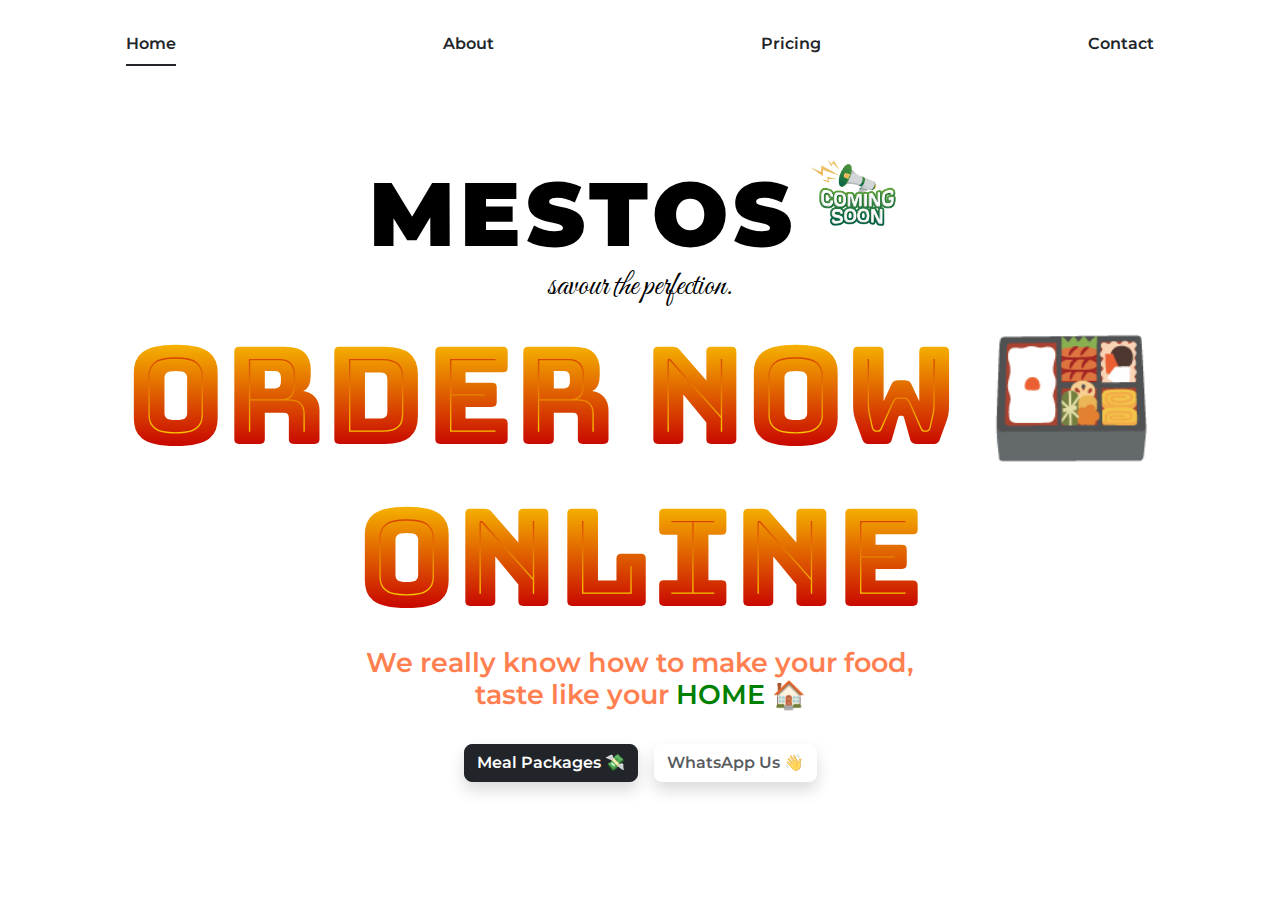
<file: index.html>
<!DOCTYPE html>
<html lang="en">
<head>
    <meta charset="UTF-8">
    <meta name="viewport" content="width=device-width, initial-scale=1.0">
    <title>Mestos</title>
    <link rel="icon" type="image/x-icon" href="./assets/mestos-favicon.jpg">

    <!-- webkit fonts -->
    <!-- <link rel="preconnect" href="https://fonts.googleapis.com">
    <link rel="preconnect" href="https://fonts.gstatic.com" crossorigin>
    <link href="https://fonts.googleapis.com/css2?family=Great+Vibes&family=    &family=Montserrat:wght@600;900&display=swap" rel="stylesheet"> -->

    <!-- local style sheet -->
    <link rel="stylesheet" href="./style.css">

    <!-- bootstrap -->
    <link href="https://cdn.jsdelivr.net/npm/bootstrap@5.3.3/dist/css/bootstrap.min.css" rel="stylesheet" integrity="sha384-QWTKZyjpPEjISv5WaRU9OFeRpok6YctnYmDr5pNlyT2bRjXh0JMhjY6hW+ALEwIH" crossorigin="anonymous">
</head>
<body>

    <div class="main">
        <ul class="nav nav-underline justify-content-around mt-4 ft-montserrat-sub">
            <li class="nav-item">
                <a class="nav-link fs-6 text-dark active" href="#">Home</a>
            </li>
            <li class="nav-item">
                <a class="nav-link fs-6 text-dark" href="/about.html">About</a>
            </li>
            <li class="nav-item">
                <a class="nav-link fs-6 text-dark" href="/pricing.html">Pricing</a>
            </li>
            <li class="nav-item">
                <a class="nav-link fs-6 text-dark" href="/contact.html">Contact</a>
            </li>
        </ul>
        <div class="landing-container">
            <div class="overlay-text d-flex flex-column justify-content-center align-items-center text-center">
                <!-- <h3 class="ft-great-vibes fs-1">Salih's</h3> -->
                <h2 id="mestos-logo" class="ft-montserrat-main">MESTOS<sup><img style="width: 1.7em;" src="./assets/coming_soon.png" alt="coming soon"></sup></h2>
                <!-- <h2 id="mestos-logo" class="ft-montserrat-main">MESTOS.</h2> -->
                <h2 class="ft-great-vibes">savour the perfection.</h2>
                <h1 class="ft-bungee-spice-regular">Order Now 🍱 Online</h1>
                <h3 class="ft-montserrat-sub">We really know how to make your food,<br>taste like your <span style="color: green">HOME</span> 🏠</h3>
                <div class="d-flex gap-3 end-btns">
                    <a href="/pricing.html" class="btn btn-dark rounded-3 mt-4 shadow">Meal Packages 💸</a>
                    <a href="https://wa.me/7306452296?text=I'm%20interested%20in%20your%20mess%20service." class="btn rounded-3 mt-4 shadow text-muted">WhatsApp Us 👋</a>
                </div>
            </div>
            <!-- <video id="video" autoplay muted loop>
                <source src="./assets/pile1.mp4" type="video/mp4">
            </video> -->
            <!-- <div id="notify-btn" class="overlay-text">
                <div data-tf-live="01HTN1BRG9NP7T89VF0KZBRBSE"></div>
                <script src="//embed.typeform.com/next/embed.js"></script>
            </div> -->
        </div>
    </div>




    <script src="https://cdn.jsdelivr.net/npm/bootstrap@5.3.3/dist/js/bootstrap.bundle.min.js" integrity="sha384-YvpcrYf0tY3lHB60NNkmXc5s9fDVZLESaAA55NDzOxhy9GkcIdslK1eN7N6jIeHz" crossorigin="anonymous"></script>
</body>
</html>
</file>
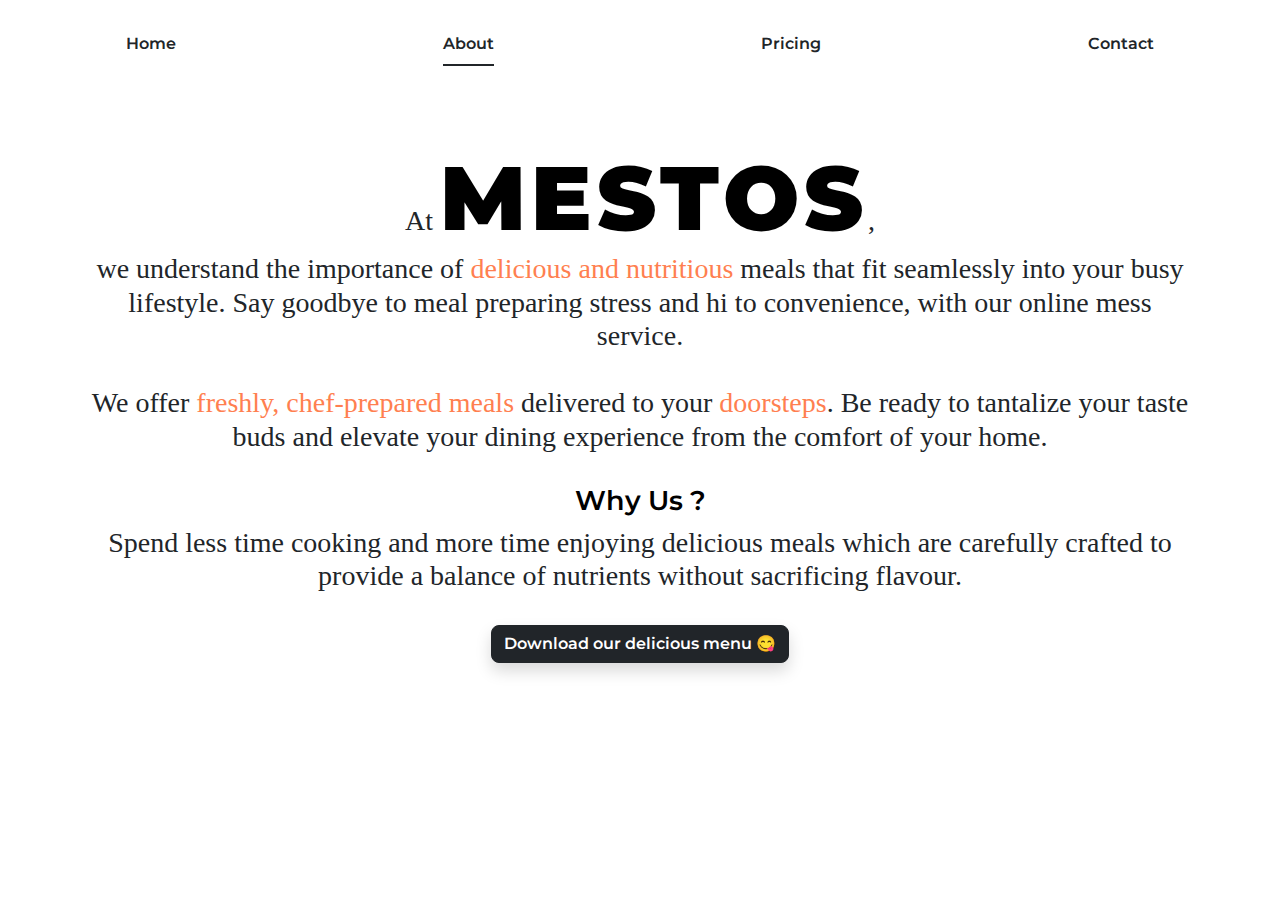
<file: about.html>
<!DOCTYPE html>
<html lang="en">
<head>
    <meta charset="UTF-8">
    <meta name="viewport" content="width=device-width, initial-scale=1.0">
    <title>Mestos</title>
    <link rel="icon" type="image/x-icon" href="./assets/mestos-favicon.jpg">

    <!-- local style sheet -->
    <link rel="stylesheet" href="./style.css">

    <!-- bootstrap -->
    <link href="https://cdn.jsdelivr.net/npm/bootstrap@5.3.3/dist/css/bootstrap.min.css" rel="stylesheet" integrity="sha384-QWTKZyjpPEjISv5WaRU9OFeRpok6YctnYmDr5pNlyT2bRjXh0JMhjY6hW+ALEwIH" crossorigin="anonymous">
</head>
<body>
    <div class="main">
        <ul class="nav nav-underline justify-content-around mt-4 ft-montserrat-sub">
            <li class="nav-item">
                <a class="nav-link fs-6 text-dark" href="/index.html">Home</a>
            </li>
            <li class="nav-item">
                <a class="nav-link fs-6 text-dark active" href="#">About</a>
            </li>
            <li class="nav-item">
                <a class="nav-link fs-6 text-dark" href="/pricing.html">Pricing</a>
            </li>
            <li class="nav-item">
                <a class="nav-link fs-6 text-dark" href="/contact.html">Contact</a>
            </li>
        </ul>
        <div class="container d-flex flex-column justify-content-center align-items-center text-center" style="height: 75vh;">
            <h3 class="about-h3" style="font-family: cursive;">
                At <span class="ft-montserrat-main">MESTOS</span>,<br> we understand the importance of <span style="color: coral;">delicious and nutritious</span> meals that fit seamlessly into
                your busy lifestyle. Say goodbye to meal preparing stress and hi to convenience, with our online mess service. <br><br>
                We offer <span style="color: coral;">freshly, chef-prepared meals</span> delivered to your <span style="color: coral;">doorsteps</span>. Be ready to tantalize your taste buds and
                elevate your dining experience from the comfort of your home.
            </h3>
            <h2 class="ft-montserrat-sub mt-4" style="color: black;">Why Us ?</h2>
            <h3 class="about-h3" style="font-family: cursive;">Spend less time cooking and more time enjoying delicious meals which are
                carefully crafted to provide a balance of nutrients without sacrificing flavour.
            </h3>
            <a href="./assets/mestos-menu.pdf" class="btn btn-dark rounded-3 mt-4 shadow" style="font-family: 'Montserrat-Regular',sans-serif;" download="mestos">Download our delicious menu 😋</a>
        </div>
    </div>


    <script src="https://cdn.jsdelivr.net/npm/bootstrap@5.3.3/dist/js/bootstrap.bundle.min.js" integrity="sha384-YvpcrYf0tY3lHB60NNkmXc5s9fDVZLESaAA55NDzOxhy9GkcIdslK1eN7N6jIeHz" crossorigin="anonymous"></script>
</body>
</html>
</file>
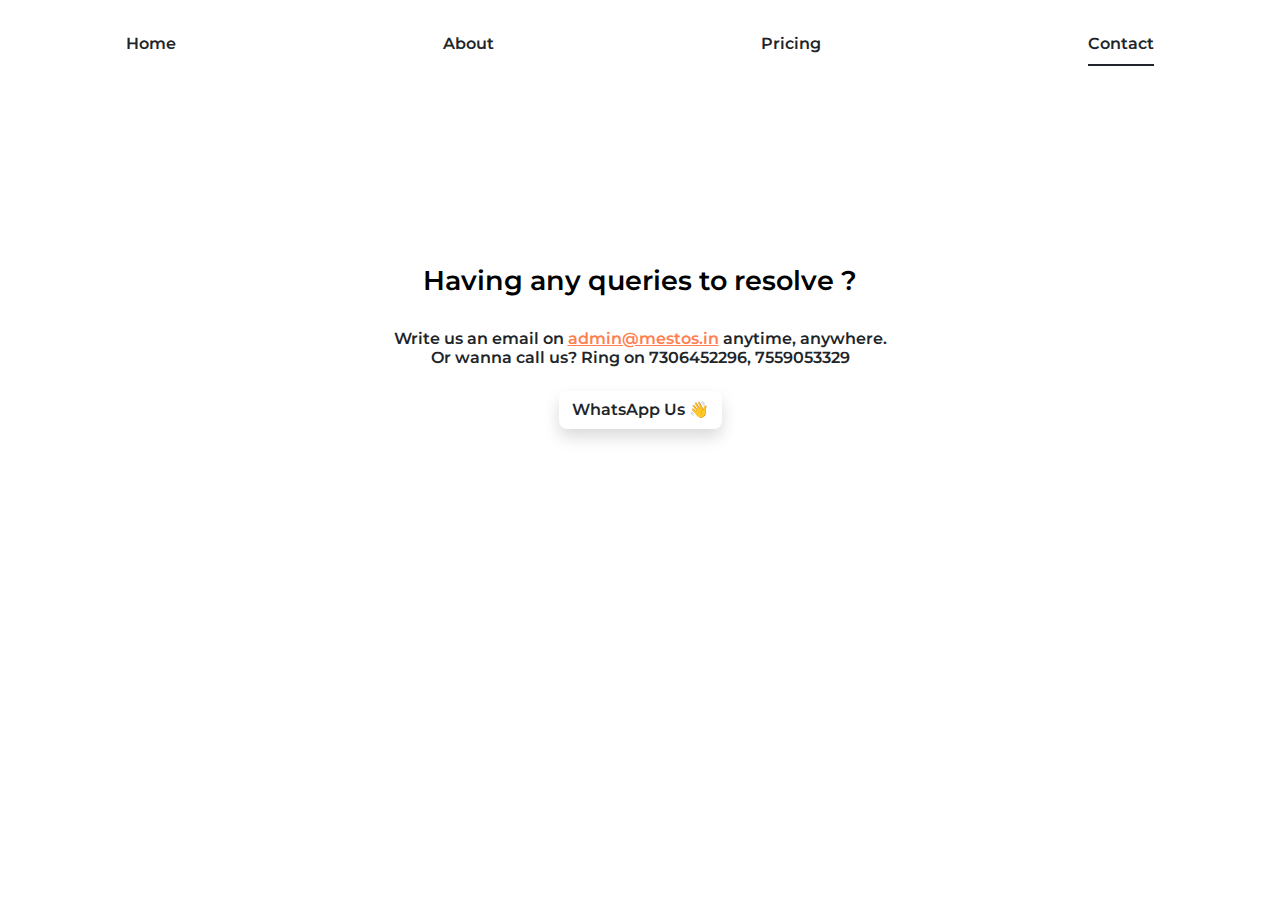
<file: contact.html>
<!DOCTYPE html>
<html lang="en">
    <head>
        <meta charset="UTF-8">
        <meta name="viewport" content="width=device-width, initial-scale=1.0">
        <title>Mestos</title>
        <link rel="icon" type="image/x-icon" href="./assets/mestos-favicon.jpg">
    
        <!-- local style sheet -->
        <link rel="stylesheet" href="./style.css">
    
        <!-- bootstrap -->
        <link href="https://cdn.jsdelivr.net/npm/bootstrap@5.3.3/dist/css/bootstrap.min.css" rel="stylesheet" integrity="sha384-QWTKZyjpPEjISv5WaRU9OFeRpok6YctnYmDr5pNlyT2bRjXh0JMhjY6hW+ALEwIH" crossorigin="anonymous">
    </head>
<body>
    <div class="main">
        <ul class="nav nav-underline justify-content-around mt-4 ft-montserrat-sub">
            <li class="nav-item">
                <a class="nav-link fs-6 text-dark" href="/index.html">Home</a>
            </li>
            <li class="nav-item">
                <a class="nav-link fs-6 text-dark" href="/about.html">About</a>
            </li>
            <li class="nav-item">
                <a class="nav-link fs-6 text-dark" href="/pricing.html">Pricing</a>
            </li>
            <li class="nav-item">
                <a class="nav-link fs-6 text-dark active" href="#">Contact</a>
            </li>
        </ul>
        <div class="container d-flex flex-column justify-content-center align-items-center text-center gap-4 mt-5" style="height: 50vh;">
            <h2 class="ft-montserrat-sub mt-4" style="color: black;">Having any queries to resolve ?</h2>
            <h3 class="about-h3" style="font-family: 'Montserrat-Regular',sans-serif;font-size: medium;">Write us an email on <a href="mailto:admin@mestos.in" style="color: coral;">admin@mestos.in</a> anytime, anywhere.<br>
                Or wanna call us? Ring on 7306452296, 7559053329 <br>
                <a href="https://wa.me/7306452296?text=I'm%20interested%20in%20your%20mess%20service." class="btn rounded-3 mt-4 shadow" style="font-family: 'Montserrat-Regular',sans-serif;">WhatsApp Us 👋</a>
            </h3>
        </div>
    </div>
</body>
</html>
</file>
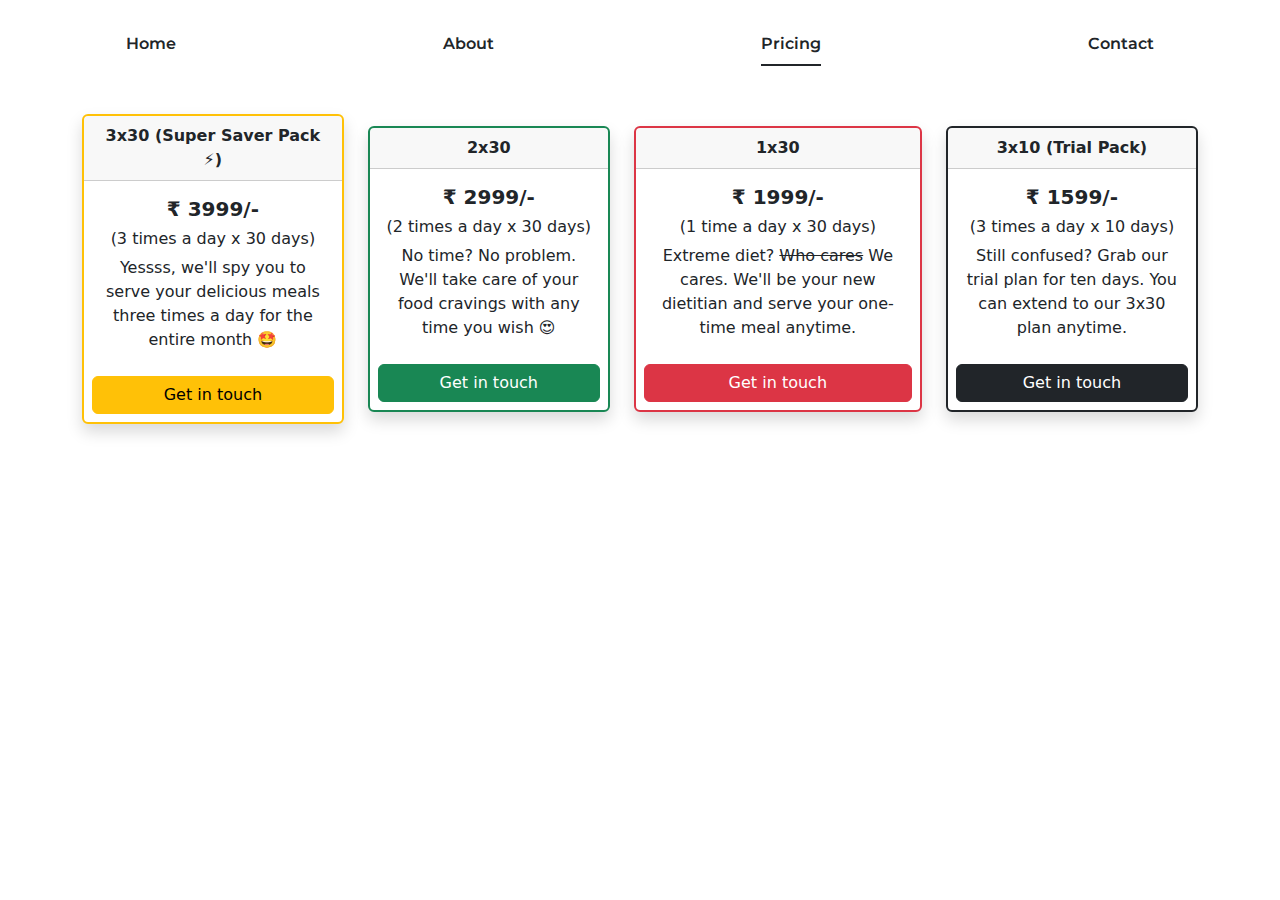
<file: pricing.html>
<!DOCTYPE html>
<html lang="en">
<head>
    <meta charset="UTF-8">
    <meta name="viewport" content="width=device-width, initial-scale=1.0">
    <title>Mestos</title>
    <link rel="icon" type="image/x-icon" href="./assets/mestos-favicon.jpg">

    <!-- local style sheet -->
    <link rel="stylesheet" href="./style.css">

    <!-- bootstrap -->
    <link href="https://cdn.jsdelivr.net/npm/bootstrap@5.3.3/dist/css/bootstrap.min.css" rel="stylesheet" integrity="sha384-QWTKZyjpPEjISv5WaRU9OFeRpok6YctnYmDr5pNlyT2bRjXh0JMhjY6hW+ALEwIH" crossorigin="anonymous">
</head>
<body>
    <div class="main">
        <ul class="nav nav-underline justify-content-around mt-4 ft-montserrat-sub">
            <li class="nav-item">
                <a class="nav-link fs-6 text-dark" href="/index.html">Home</a>
            </li>
            <li class="nav-item">
                <a class="nav-link fs-6 text-dark" href="/about.html">About</a>
            </li>
            <li class="nav-item">
                <a class="nav-link fs-6 text-dark active" href="#">Pricing</a>
            </li>
            <li class="nav-item">
                <a class="nav-link fs-6 text-dark" href="/contact.html">Contact</a>
            </li>
        </ul>
        <div class="container d-flex flex-column flex-lg-row justify-content-center align-items-center text-center gap-4 mt-5">

                <div class="card border-warning border-2 mb-3 shadow" style="max-width: 18rem;">
                    <div class="card-header fw-semibold">3x30 (Super Saver Pack ⚡)</div>
                    <div class="card-body">
                      <h5 class="card-title fw-bold">₹ 3999/-</h5>
                      <h6 class="card-title">(3 times a day x 30 days)</h6>
                      <p class="card-text">Yessss, we'll spy you to serve your delicious meals three times a day for the entire month 🤩</p>
                    </div>
                    <a href="https://wa.me/7306452296?text=I'm%20interested%20in%20mestos%203x30%20(super saver pack)%20plan" class="btn btn-warning m-2">Get in touch</a>
                </div>

                <div class="card border-success border-2 mb-3 shadow" style="max-width: 18rem;">
                    <div class="card-header fw-semibold">2x30</div>
                    <div class="card-body">
                      <h5 class="card-title fw-bold">₹ 2999/-</h5>
                      <h6 class="card-title">(2 times a day x 30 days)</h6>
                      <p class="card-text">No time? No problem. We'll take care of your food cravings with any time you wish 😍</p>
                    </div>
                    <a href="https://wa.me/7306452296?text=I'm%20interested%20in%20mestos%202x30%20plan" class="btn btn-success m-2">Get in touch</a>
                </div>

                <div class="card border-danger border-2 mb-3 shadow" style="max-width: 18rem;">
                    <div class="card-header fw-semibold">1x30</div>
                    <div class="card-body">
                      <h5 class="card-title fw-bold">₹ 1999/-</h5>
                      <h6 class="card-title">(1 time a day x 30 days)</h6>
                      <p class="card-text">Extreme diet? <s>Who cares</s> We cares. We'll be your new dietitian and serve your one-time meal anytime.</p>
                    </div>
                    <a href="https://wa.me/7306452296?text=I'm%20interested%20in%20mestos%201x30%20plan" class="btn btn-danger m-2">Get in touch</a>
                </div>

                <div class="card border-dark border-2 mb-3 shadow" style="max-width: 18rem;">
                    <div class="card-header fw-semibold">3x10 (Trial Pack)</div>
                    <div class="card-body">
                      <h5 class="card-title fw-bold">₹ 1599/-</h5>
                      <h6 class="card-title">(3 times a day x 10 days)</h6>
                      <p class="card-text">Still confused? Grab our trial plan for ten days. You can extend to our 3x30 plan anytime.</p>
                    </div>
                    <a href="https://wa.me/7306452296?text=I'm%20interested%20in%20mestos%201x30%20(trial pack)%20plan" class="btn btn-dark m-2">Get in touch</a>
                </div>

        </div>
    </div>

    <script src="https://cdn.jsdelivr.net/npm/bootstrap@5.3.3/dist/js/bootstrap.bundle.min.js" integrity="sha384-YvpcrYf0tY3lHB60NNkmXc5s9fDVZLESaAA55NDzOxhy9GkcIdslK1eN7N6jIeHz" crossorigin="anonymous"></script>
</body>
</html>
</file>
<file: style.css>
/* @import url('https://fonts.googleapis.com/css2?family=Great+Vibes&family=Bungee+Spice&family=Montserrat:wght@100..900&display=swap');
@import url('https://fonts.googleapis.com/css2?family=Bungee+Spice:wght@400&display=swap');
@import url('https://fonts.googleapis.com/css2?family=Great+Vibes:wght@400&display=swap');
@import url('https://fonts.googleapis.com/css2?family=Montserrat:wght@100..900&display=swap'); */

@font-face {
    font-family: 'BungeeSpice';
    font-style: normal;
    font-weight: 400;
    src: url('./assets/BungeeSpice-Regular.woff2') format('woff2'),
    url('./assets/BungeeSpice-Regular.woff') format('woff'),
    url('./assets/BungeeSpice-Regular.ttf') format('truetype');
}
@font-face {
    font-family: 'Montserrat-Regular';
    font-style: normal;
    font-weight: 600;
    src:
    /* url('./assets/Montserrat-SemiBold.woff2') format('woff2'),
    url('./assets/Montserrat-SemiBold.woff') format('woff'), */
    url('./assets/Montserrat-SemiBold.ttf') format('truetype');
}
@font-face {
    font-family: 'Montserrat-Bold';
    font-style: normal;
    font-weight: 900;
    src: 
    /* url('./assets/Montserrat-Black.woff2') format('woff2'),
    url('./assets/Montserrat-Black.woff') format('woff'), */
    url('./assets/Montserrat-Black.ttf') format('truetype');
}
@font-face {
    font-family: 'GreatVibes';
    font-style: normal;
    font-weight: 400;
    src: url('./assets/GreatVibes-Regular.ttf') format('truetype');
}

body{
    margin: 0;
    padding: 0;
    width: 100%;
    height: 100%;
    box-sizing: border-box;
}

.landing-container {
    position: relative;
    width: 100%;
    height: 90vh;
    display: flex;
    justify-content: center;
    align-items: center;
    overflow: hidden;
}

#mestos-logo{
    margin-bottom: -0.2em;
}

.video {
    width: 100%;
    height: auto;
    object-fit: cover;
}

.overlay-text {
    position: absolute;
    /* text-align: center; */
    color: white;
    z-index: 1;
}

/* #notify-btn{
    margin-top: 50em;
} */

.end-btns{
    font-family: 'Montserrat-Regular', sans-serif;
    font-size: 12px;
}

/* font (use font-face at head)*/
.ft-bungee-spice-regular {
    font-family: 'BungeeSpice', sans-serif;
    font-size: 135px;
    font-optical-sizing: auto;
}

.ft-montserrat-main {
    font-family: 'Montserrat-Bold', sans-serif;
    font-size: 90px;
    font-optical-sizing: auto;
    letter-spacing: 5px;
    color: black;
}

.ft-montserrat-sub {
    font-family: 'Montserrat-Regular', sans-serif;
    font-size: 27px;
    font-optical-sizing: auto;
    color: coral;
}

.ft-great-vibes {
    font-family: "GreatVibes", cursive;
    color: black;
}

/* media queries */

/* above 768px will be full sizes */

@media (max-width: 768px) {
    .ft-bungee-spice-regular {
        font-size: 120px; /* (4x30 size) */
    }
    .ft-montserrat-main{
        font-size: 80px; /* (4x20 size) */
    }
    .ft-montserrat-sub{
        font-size: 24px; /* (4x6 size) */
    }
    .about-h3{
        font-size: 24px; /* (4x6 size) */
    }
}

@media (max-width: 576px) {
    .ft-bungee-spice-regular {
        font-size: 105px; /* (3.5x30 size) */
    }
    .ft-montserrat-main{
        font-size: 70px; /* (3.5x20 size) */
    }
    .ft-montserrat-sub{
        font-size: 21px; /* (3.5x6 size) */
    }
    .about-h3{
        font-size: 21px; /* (3.5x6 size) */
    }
}

@media (max-width: 440px) {
    .ft-bungee-spice-regular {
        font-size: 90px; /* (3x30 size) */
    }
    .ft-montserrat-main{
        font-size: 60px; /* (3x20 size) */
    }
    .ft-montserrat-sub{
        font-size: 18px; /* (3x6 size) */
    }
    .about-h3{
        font-size: 18px; /* (3x6 size) */
    }
}

@media (max-width: 400px) {
    .ft-bungee-spice-regular {
        font-size: 70px; /* (2.5x30 size) */
    }
    .ft-montserrat-main{
        font-size: 50px; /* (2.5x20 size) */
    }
    .ft-montserrat-sub{
        font-size: 15x; /* (2.5x6 size) */
    }
    .about-h3{
        font-size: 15px; /* (2.5x6 size) */
    }
}

@media (max-width: 375px) {
    .ft-bungee-spice-regular {
        font-size: 60px; /* (2x30 size) */
    }
    .ft-montserrat-main{
        font-size: 40px; /* (2x20 size) */
    }
    .ft-montserrat-sub{
        font-size: 12px; /* (2x6 size) */
    }
    .about-h3{
        font-size: 12px; /* (2x6 size) */
    }
}
</file>
